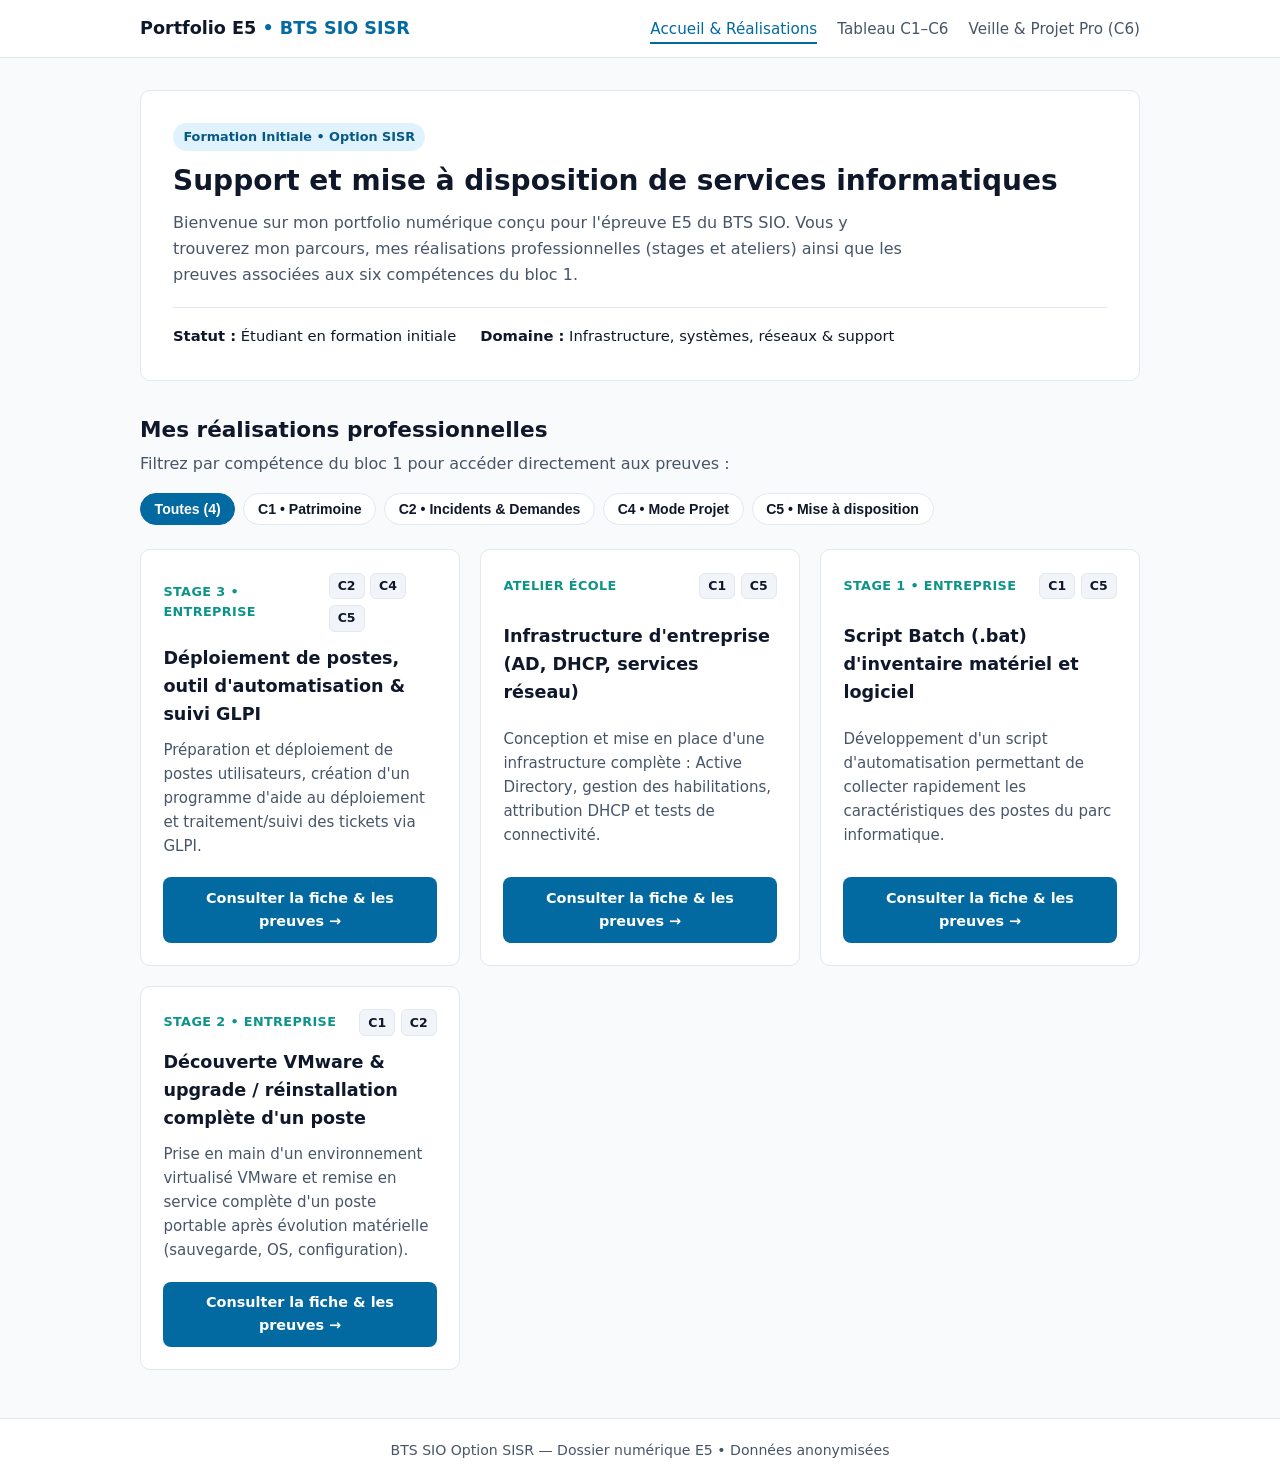
<file: index.html>
<!DOCTYPE html>
<html lang="fr">
<head>
  <meta charset="UTF-8">
  <meta name="viewport" content="width=device-width, initial-scale=1.0">
  <title>Portfolio E5 — BTS SIO Option SISR</title>
  <link rel="stylesheet" href="./assets/css/style.css">
</head>
<body>
  <header class="site-header">
    <div class="container header-inner">
      <a href="./index.html" class="brand">Portfolio E5 <span>• BTS SIO SISR</span></a>
      <nav aria-label="Navigation principale">
        <ul class="nav-list">
          <li><a href="./index.html" class="active">Accueil & Réalisations</a></li>
          <li><a href="./competences.html">Tableau C1–C6</a></li>
          <li><a href="./veille.html">Veille & Projet Pro (C6)</a></li>
        </ul>
      </nav>
    </div>
  </header>

  <main class="container">
    <section class="hero">
      <span class="badge">Formation Initiale • Option SISR</span>
      <h1>Support et mise à disposition de services informatiques</h1>
      <p>
        Bienvenue sur mon portfolio numérique conçu pour l'épreuve E5 du BTS SIO.
        Vous y trouverez mon parcours, mes réalisations professionnelles (stages et ateliers)
        ainsi que les preuves associées aux six compétences du bloc 1.
      </p>
      <div class="hero-meta">
        <div><strong>Statut :</strong> Étudiant en formation initiale</div>
        <div><strong>Domaine :</strong> Infrastructure, systèmes, réseaux & support</div>
      </div>
    </section>

    <section class="section">
      <div class="section-head">
        <h2>Mes réalisations professionnelles</h2>
        <p>Filtrez par compétence du bloc 1 pour accéder directement aux preuves :</p>
      </div>

      <div class="filter-bar" role="group" aria-label="Filtrer par compétence">
        <button class="filter-btn active" data-filter="all">Toutes (4)</button>
        <button class="filter-btn" data-filter="C1">C1 • Patrimoine</button>
        <button class="filter-btn" data-filter="C2">C2 • Incidents & Demandes</button>
        <button class="filter-btn" data-filter="C4">C4 • Mode Projet</button>
        <button class="filter-btn" data-filter="C5">C5 • Mise à disposition</button>
      </div>

      <div class="cards-grid" id="realisations-grid">
        <!-- Réalisation 3 (Page complète prête) -->
        <article class="card" data-competences="C2 C4 C5">
          <div class="card-top">
            <span class="context-tag">Stage 3 • Entreprise</span>
            <div class="comp-tags">
              <span class="comp">C2</span>
              <span class="comp">C4</span>
              <span class="comp">C5</span>
            </div>
          </div>
          <h3>Déploiement de postes, outil d'automatisation & suivi GLPI</h3>
          <p>
            Préparation et déploiement de postes utilisateurs, création d'un programme d'aide
            au déploiement et traitement/suivi des tickets via GLPI.
          </p>
          <a href="./realisations/stage3-deploiement-glpi.html" class="btn">Consulter la fiche & les preuves →</a>
        </article>

        <!-- Réalisation 4 -->
        <article class="card" data-competences="C1 C5">
          <div class="card-top">
            <span class="context-tag">Atelier École</span>
            <div class="comp-tags">
              <span class="comp">C1</span>
              <span class="comp">C5</span>
            </div>
          </div>
          <h3>Infrastructure d'entreprise (AD, DHCP, services réseau)</h3>
          <p>
            Conception et mise en place d'une infrastructure complète : Active Directory,
            gestion des habilitations, attribution DHCP et tests de connectivité.
          </p>
          <a href="./realisations/ecole-infra-ad-dhcp.html" class="btn">Consulter la fiche & les preuves →</a>
        </article>

        <!-- Réalisation 1 -->
        <article class="card" data-competences="C1 C5">
          <div class="card-top">
            <span class="context-tag">Stage 1 • Entreprise</span>
            <div class="comp-tags">
              <span class="comp">C1</span>
              <span class="comp">C5</span>
            </div>
          </div>
          <h3>Script Batch (.bat) d'inventaire matériel et logiciel</h3>
          <p>
            Développement d'un script d'automatisation permettant de collecter rapidement
            les caractéristiques des postes du parc informatique.
          </p>
          <a href="./realisations/stage1-inventaire-bat.html" class="btn">Consulter la fiche & les preuves →</a>
        </article>

        <!-- Réalisation 2 -->
        <article class="card" data-competences="C1 C2">
          <div class="card-top">
            <span class="context-tag">Stage 2 • Entreprise</span>
            <div class="comp-tags">
              <span class="comp">C1</span>
              <span class="comp">C2</span>
            </div>
          </div>
          <h3>Découverte VMware & upgrade / réinstallation complète d'un poste</h3>
          <p>
            Prise en main d'un environnement virtualisé VMware et remise en service complète
            d'un poste portable après évolution matérielle (sauvegarde, OS, configuration).
          </p>
          <a href="./realisations/stage2-vmware-poste.html" class="btn">Consulter la fiche & les preuves →</a>
        </article>
      </div>
    </section>
  </main>

  <footer class="site-footer">
    <div class="container">
      <p>BTS SIO Option SISR — Dossier numérique E5 • Données anonymisées</p>
    </div>
  </footer>

  <script src="./assets/js/main.js"></script>
</body>
</html>
</file>
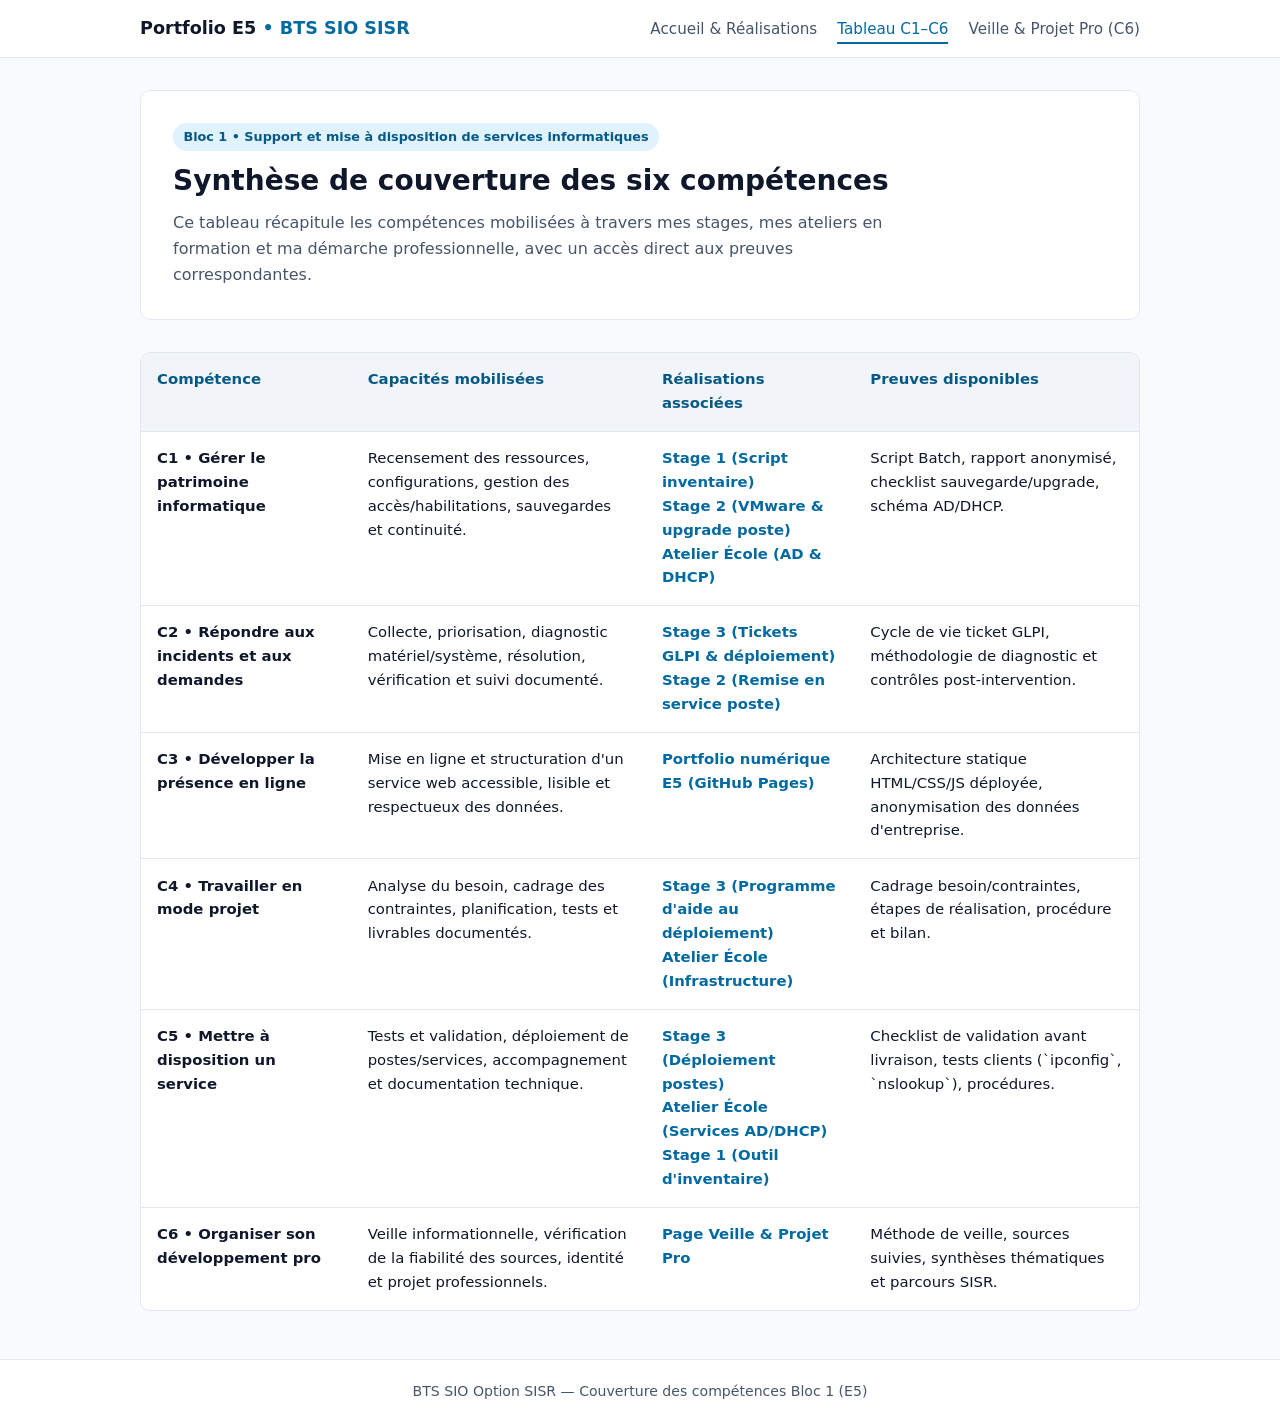
<file: competences.html>
<!DOCTYPE html>
<html lang="fr">
<head>
  <meta charset="UTF-8">
  <meta name="viewport" content="width=device-width, initial-scale=1.0">
  <title>Tableau des compétences C1–C6 — Portfolio E5</title>
  <link rel="stylesheet" href="./assets/css/style.css">
</head>
<body>
  <header class="site-header">
    <div class="container header-inner">
      <a href="./index.html" class="brand">Portfolio E5 <span>• BTS SIO SISR</span></a>
      <nav aria-label="Navigation principale">
        <ul class="nav-list">
          <li><a href="./index.html">Accueil & Réalisations</a></li>
          <li><a href="./competences.html" class="active">Tableau C1–C6</a></li>
          <li><a href="./veille.html">Veille & Projet Pro (C6)</a></li>
        </ul>
      </nav>
    </div>
  </header>

  <main class="container">
    <section class="hero">
      <span class="badge">Bloc 1 • Support et mise à disposition de services informatiques</span>
      <h1>Synthèse de couverture des six compétences</h1>
      <p>
        Ce tableau récapitule les compétences mobilisées à travers mes stages, mes ateliers
        en formation et ma démarche professionnelle, avec un accès direct aux preuves correspondantes.
      </p>
    </section>

    <section class="section">
      <div class="table-wrapper">
        <table class="comp-table">
          <thead>
            <tr>
              <th>Compétence</th>
              <th>Capacités mobilisées</th>
              <th>Réalisations associées</th>
              <th>Preuves disponibles</th>
            </tr>
          </thead>
          <tbody>
            <tr>
              <td><strong>C1 • Gérer le patrimoine informatique</strong></td>
              <td>Recensement des ressources, configurations, gestion des accès/habilitations, sauvegardes et continuité.</td>
              <td>
                <a href="./realisations/stage1-inventaire-bat.html">Stage 1 (Script inventaire)</a><br>
                <a href="./realisations/stage2-vmware-poste.html">Stage 2 (VMware & upgrade poste)</a><br>
                <a href="./realisations/ecole-infra-ad-dhcp.html">Atelier École (AD & DHCP)</a>
              </td>
              <td>Script Batch, rapport anonymisé, checklist sauvegarde/upgrade, schéma AD/DHCP.</td>
            </tr>
            <tr>
              <td><strong>C2 • Répondre aux incidents et aux demandes</strong></td>
              <td>Collecte, priorisation, diagnostic matériel/système, résolution, vérification et suivi documenté.</td>
              <td>
                <a href="./realisations/stage3-deploiement-glpi.html">Stage 3 (Tickets GLPI & déploiement)</a><br>
                <a href="./realisations/stage2-vmware-poste.html">Stage 2 (Remise en service poste)</a>
              </td>
              <td>Cycle de vie ticket GLPI, méthodologie de diagnostic et contrôles post-intervention.</td>
            </tr>
            <tr>
              <td><strong>C3 • Développer la présence en ligne</strong></td>
              <td>Mise en ligne et structuration d'un service web accessible, lisible et respectueux des données.</td>
              <td>
                <a href="./index.html">Portfolio numérique E5 (GitHub Pages)</a>
              </td>
              <td>Architecture statique HTML/CSS/JS déployée, anonymisation des données d'entreprise.</td>
            </tr>
            <tr>
              <td><strong>C4 • Travailler en mode projet</strong></td>
              <td>Analyse du besoin, cadrage des contraintes, planification, tests et livrables documentés.</td>
              <td>
                <a href="./realisations/stage3-deploiement-glpi.html">Stage 3 (Programme d'aide au déploiement)</a><br>
                <a href="./realisations/ecole-infra-ad-dhcp.html">Atelier École (Infrastructure)</a>
              </td>
              <td>Cadrage besoin/contraintes, étapes de réalisation, procédure et bilan.</td>
            </tr>
            <tr>
              <td><strong>C5 • Mettre à disposition un service</strong></td>
              <td>Tests et validation, déploiement de postes/services, accompagnement et documentation technique.</td>
              <td>
                <a href="./realisations/stage3-deploiement-glpi.html">Stage 3 (Déploiement postes)</a><br>
                <a href="./realisations/ecole-infra-ad-dhcp.html">Atelier École (Services AD/DHCP)</a><br>
                <a href="./realisations/stage1-inventaire-bat.html">Stage 1 (Outil d'inventaire)</a>
              </td>
              <td>Checklist de validation avant livraison, tests clients (`ipconfig`, `nslookup`), procédures.</td>
            </tr>
            <tr>
              <td><strong>C6 • Organiser son développement pro</strong></td>
              <td>Veille informationnelle, vérification de la fiabilité des sources, identité et projet professionnels.</td>
              <td>
                <a href="./veille.html">Page Veille & Projet Pro</a>
              </td>
              <td>Méthode de veille, sources suivies, synthèses thématiques et parcours SISR.</td>
            </tr>
          </tbody>
        </table>
      </div>
    </section>
  </main>

  <footer class="site-footer">
    <div class="container">
      <p>BTS SIO Option SISR — Couverture des compétences Bloc 1 (E5)</p>
    </div>
  </footer>
</body>
</html>
</file>
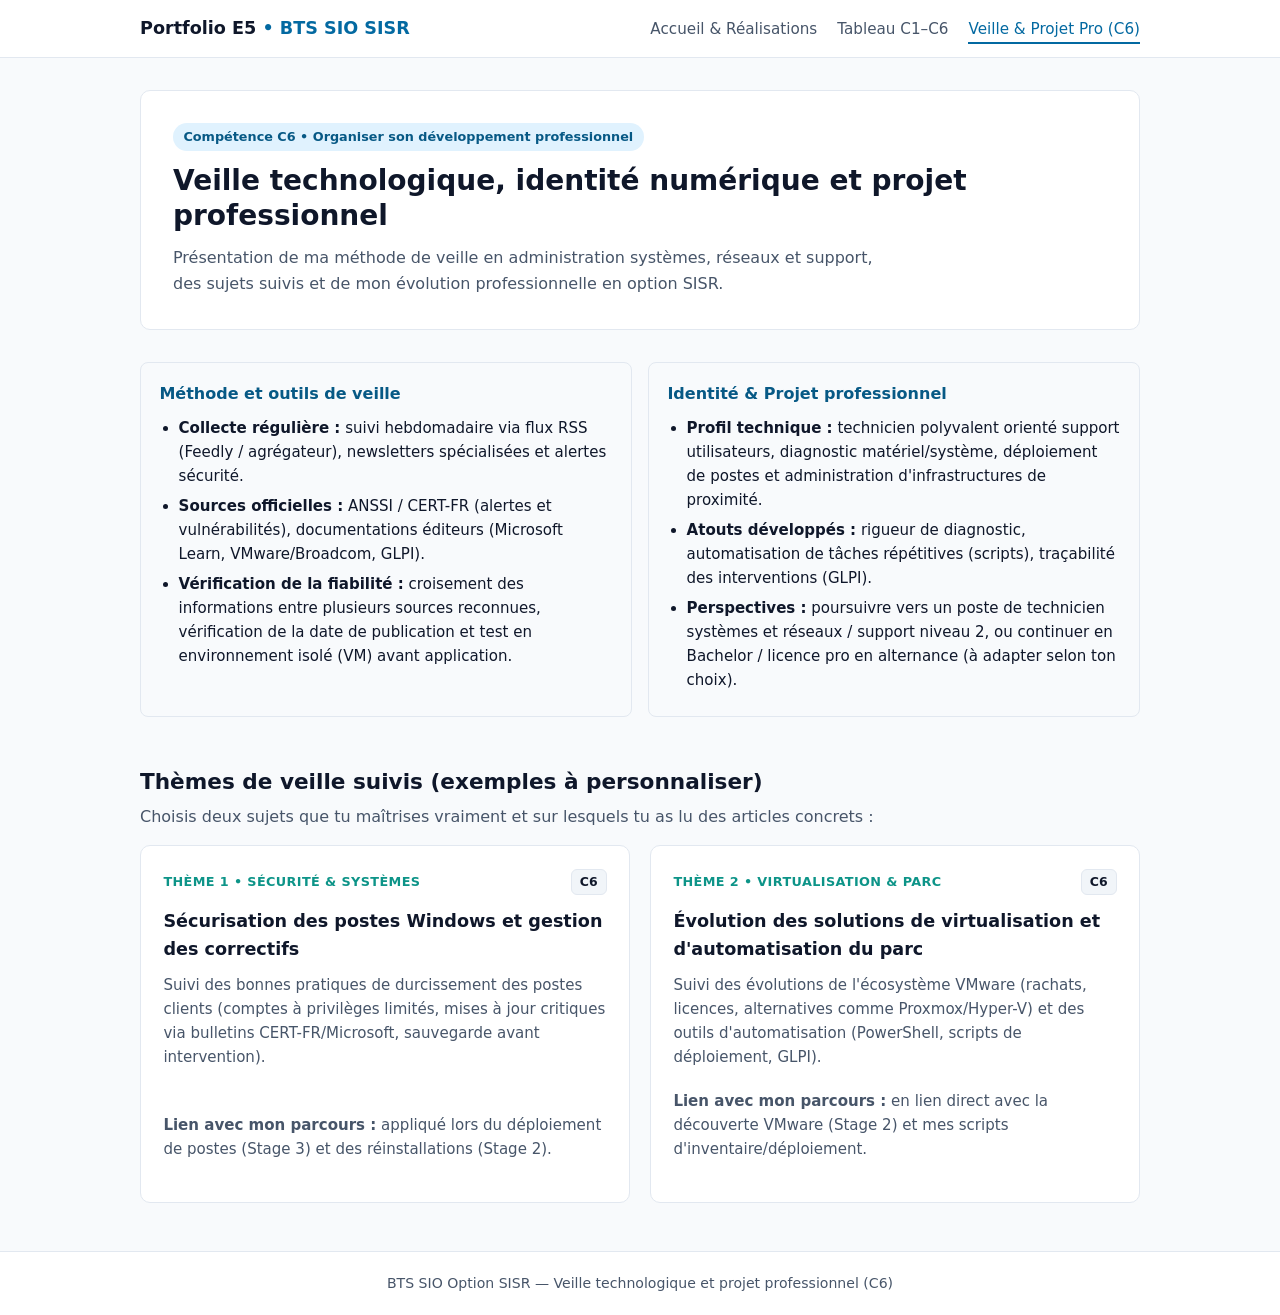
<file: veille.html>
<!DOCTYPE html>
<html lang="fr">
<head>
  <meta charset="UTF-8">
  <meta name="viewport" content="width=device-width, initial-scale=1.0">
  <title>Veille technologique & Projet Pro (C6) — Portfolio E5</title>
  <link rel="stylesheet" href="./assets/css/style.css">
</head>
<body>
  <header class="site-header">
    <div class="container header-inner">
      <a href="./index.html" class="brand">Portfolio E5 <span>• BTS SIO SISR</span></a>
      <nav aria-label="Navigation principale">
        <ul class="nav-list">
          <li><a href="./index.html">Accueil & Réalisations</a></li>
          <li><a href="./competences.html">Tableau C1–C6</a></li>
          <li><a href="./veille.html" class="active">Veille & Projet Pro (C6)</a></li>
        </ul>
      </nav>
    </div>
  </header>

  <main class="container">
    <section class="hero">
      <span class="badge">Compétence C6 • Organiser son développement professionnel</span>
      <h1>Veille technologique, identité numérique et projet professionnel</h1>
      <p>
        Présentation de ma méthode de veille en administration systèmes, réseaux et support,
        des sujets suivis et de mon évolution professionnelle en option SISR.
      </p>
    </section>

    <section class="section">
      <div class="summary-grid">
        <div class="info-box">
          <h3>Méthode et outils de veille</h3>
          <ul>
            <li><strong>Collecte régulière :</strong> suivi hebdomadaire via flux RSS (Feedly / agrégateur), newsletters spécialisées et alertes sécurité.</li>
            <li><strong>Sources officielles :</strong> ANSSI / CERT-FR (alertes et vulnérabilités), documentations éditeurs (Microsoft Learn, VMware/Broadcom, GLPI).</li>
            <li><strong>Vérification de la fiabilité :</strong> croisement des informations entre plusieurs sources reconnues, vérification de la date de publication et test en environnement isolé (VM) avant application.</li>
          </ul>
        </div>

        <div class="info-box">
          <h3>Identité & Projet professionnel</h3>
          <ul>
            <li><strong>Profil technique :</strong> technicien polyvalent orienté support utilisateurs, diagnostic matériel/système, déploiement de postes et administration d'infrastructures de proximité.</li>
            <li><strong>Atouts développés :</strong> rigueur de diagnostic, automatisation de tâches répétitives (scripts), traçabilité des interventions (GLPI).</li>
            <li><strong>Perspectives :</strong> poursuivre vers un poste de technicien systèmes et réseaux / support niveau 2, ou continuer en Bachelor / licence pro en alternance (à adapter selon ton choix).</li>
          </ul>
        </div>
      </div>
    </section>

    <section class="section">
      <div class="section-head">
        <h2>Thèmes de veille suivis (exemples à personnaliser)</h2>
        <p>Choisis deux sujets que tu maîtrises vraiment et sur lesquels tu as lu des articles concrets :</p>
      </div>

      <div class="cards-grid">
        <article class="card">
          <div>
            <div class="card-top">
              <span class="context-tag">Thème 1 • Sécurité & Systèmes</span>
              <span class="comp">C6</span>
            </div>
            <h3>Sécurisation des postes Windows et gestion des correctifs</h3>
            <p>
              Suivi des bonnes pratiques de durcissement des postes clients (comptes à privilèges limités,
              mises à jour critiques via bulletins CERT-FR/Microsoft, sauvegarde avant intervention).
            </p>
          </div>
          <p class="caption"><strong>Lien avec mon parcours :</strong> appliqué lors du déploiement de postes (Stage 3) et des réinstallations (Stage 2).</p>
        </article>

        <article class="card">
          <div>
            <div class="card-top">
              <span class="context-tag">Thème 2 • Virtualisation & Parc</span>
              <span class="comp">C6</span>
            </div>
            <h3>Évolution des solutions de virtualisation et d'automatisation du parc</h3>
            <p>
              Suivi des évolutions de l'écosystème VMware (rachats, licences, alternatives comme Proxmox/Hyper-V)
              et des outils d'automatisation (PowerShell, scripts de déploiement, GLPI).
            </p>
          </div>
          <p class="caption"><strong>Lien avec mon parcours :</strong> en lien direct avec la découverte VMware (Stage 2) et mes scripts d'inventaire/déploiement.</p>
        </article>
      </div>
    </section>
  </main>

  <footer class="site-footer">
    <div class="container">
      <p>BTS SIO Option SISR — Veille technologique et projet professionnel (C6)</p>
    </div>
  </footer>
</body>
</html>
</file>
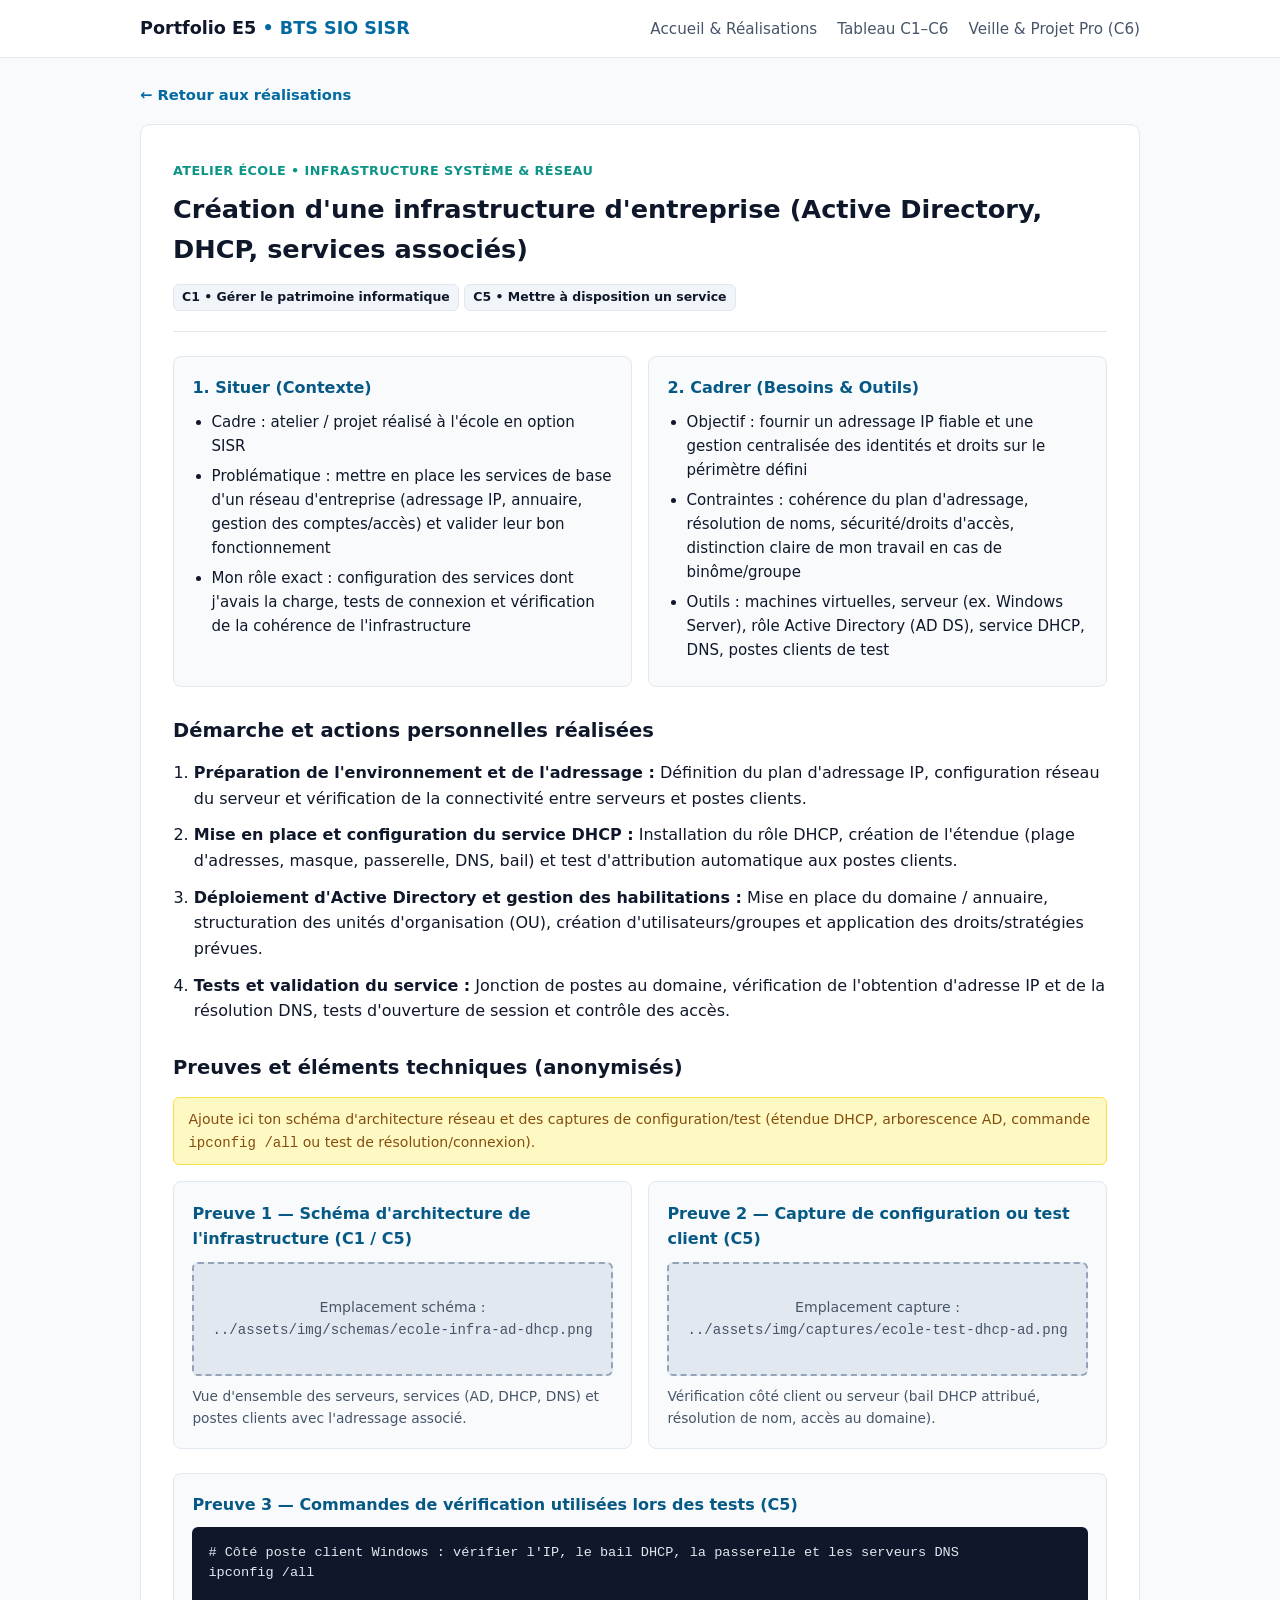
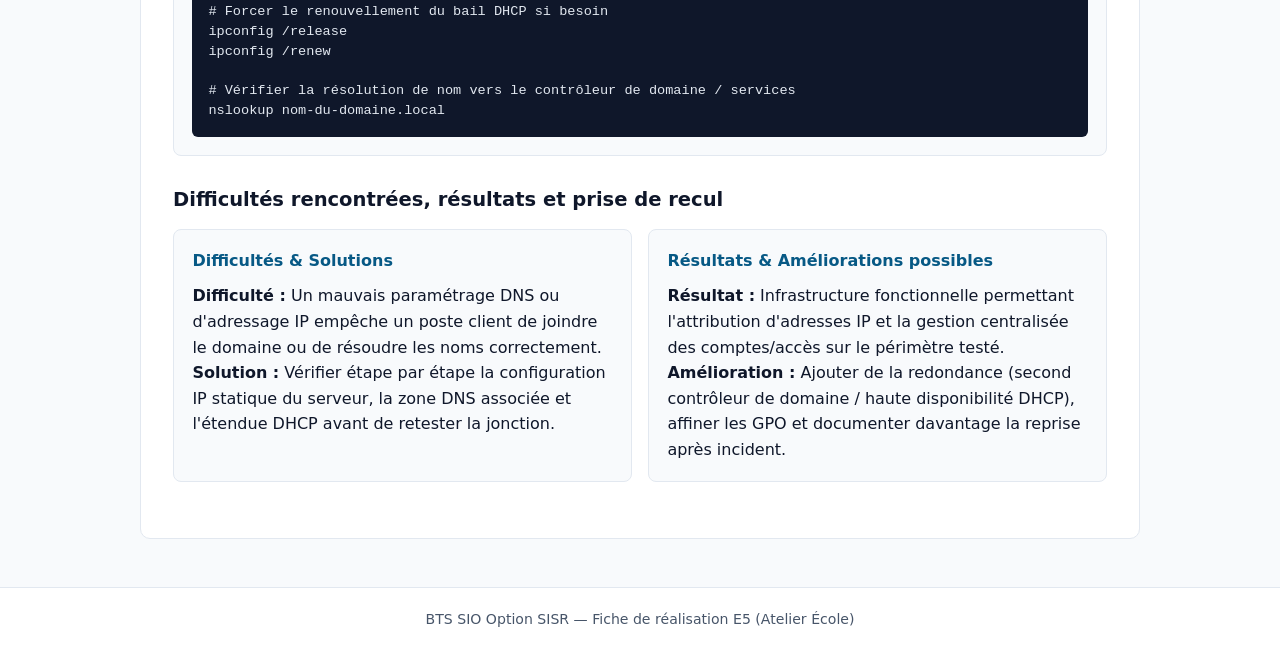
<file: realisations/ecole-infra-ad-dhcp.html>
<!DOCTYPE html>
<html lang="fr">
<head>
  <meta charset="UTF-8">
  <meta name="viewport" content="width=device-width, initial-scale=1.0">
  <title>Atelier École : Infrastructure d'entreprise (AD, DHCP) — Portfolio E5</title>
  <link rel="stylesheet" href="../assets/css/style.css">
</head>
<body>
  <header class="site-header">
    <div class="container header-inner">
      <a href="../index.html" class="brand">Portfolio E5 <span>• BTS SIO SISR</span></a>
      <nav aria-label="Navigation principale">
        <ul class="nav-list">
          <li><a href="../index.html">Accueil & Réalisations</a></li>
          <li><a href="../competences.html">Tableau C1–C6</a></li>
          <li><a href="../veille.html">Veille & Projet Pro (C6)</a></li>
        </ul>
      </nav>
    </div>
  </header>

  <main class="container">
    <nav class="breadcrumb" aria-label="Fil d'Ariane">
      <a href="../index.html">← Retour aux réalisations</a>
    </nav>

    <article class="fiche">
      <header class="fiche-header">
        <span class="context-tag">Atelier École • Infrastructure système & réseau</span>
        <h1>Création d'une infrastructure d'entreprise (Active Directory, DHCP, services associés)</h1>
        <div class="comp-tags">
          <span class="comp">C1 • Gérer le patrimoine informatique</span>
          <span class="comp">C5 • Mettre à disposition un service</span>
        </div>
      </header>

      <div class="summary-grid">
        <div class="info-box">
          <h3>1. Situer (Contexte)</h3>
          <ul>
            <li>Cadre : atelier / projet réalisé à l'école en option SISR</li>
            <li>Problématique : mettre en place les services de base d'un réseau d'entreprise (adressage IP, annuaire, gestion des comptes/accès) et valider leur bon fonctionnement</li>
            <li>Mon rôle exact : configuration des services dont j'avais la charge, tests de connexion et vérification de la cohérence de l'infrastructure</li>
          </ul>
        </div>
        <div class="info-box">
          <h3>2. Cadrer (Besoins & Outils)</h3>
          <ul>
            <li>Objectif : fournir un adressage IP fiable et une gestion centralisée des identités et droits sur le périmètre défini</li>
            <li>Contraintes : cohérence du plan d'adressage, résolution de noms, sécurité/droits d'accès, distinction claire de mon travail en cas de binôme/groupe</li>
            <li>Outils : machines virtuelles, serveur (ex. Windows Server), rôle Active Directory (AD DS), service DHCP, DNS, postes clients de test</li>
          </ul>
        </div>
      </div>

      <section class="fiche-block">
        <h2>Démarche et actions personnelles réalisées</h2>
        <ol class="steps-list">
          <li>
            <strong>Préparation de l'environnement et de l'adressage :</strong>
            Définition du plan d'adressage IP, configuration réseau du serveur et vérification de la connectivité entre serveurs et postes clients.
          </li>
          <li>
            <strong>Mise en place et configuration du service DHCP :</strong>
            Installation du rôle DHCP, création de l'étendue (plage d'adresses, masque, passerelle, DNS, bail) et test d'attribution automatique aux postes clients.
          </li>
          <li>
            <strong>Déploiement d'Active Directory et gestion des habilitations :</strong>
            Mise en place du domaine / annuaire, structuration des unités d'organisation (OU), création d'utilisateurs/groupes et application des droits/stratégies prévues.
          </li>
          <li>
            <strong>Tests et validation du service :</strong>
            Jonction de postes au domaine, vérification de l'obtention d'adresse IP et de la résolution DNS, tests d'ouverture de session et contrôle des accès.
          </li>
        </ol>
      </section>

      <section class="fiche-block">
        <h2>Preuves et éléments techniques (anonymisés)</h2>
        <p class="note">
          Ajoute ici ton schéma d'architecture réseau et des captures de configuration/test (étendue DHCP, arborescence AD, commande <code>ipconfig /all</code> ou test de résolution/connexion).
        </p>

        <div class="proof-grid">
          <div class="proof-card">
            <h3>Preuve 1 — Schéma d'architecture de l'infrastructure (C1 / C5)</h3>
            <div class="placeholder-media" data-preview="Schéma réseau (à ajouter dans ../assets/img/schemas/)">
              <span>Emplacement schéma : <code>../assets/img/schemas/ecole-infra-ad-dhcp.png</code></span>
            </div>
            <p class="caption">Vue d'ensemble des serveurs, services (AD, DHCP, DNS) et postes clients avec l'adressage associé.</p>
          </div>

          <div class="proof-card">
            <h3>Preuve 2 — Capture de configuration ou test client (C5)</h3>
            <div class="placeholder-media" data-preview="Capture test DHCP / AD (à ajouter dans ../assets/img/captures/)">
              <span>Emplacement capture : <code>../assets/img/captures/ecole-test-dhcp-ad.png</code></span>
            </div>
            <p class="caption">Vérification côté client ou serveur (bail DHCP attribué, résolution de nom, accès au domaine).</p>
          </div>
        </div>

        <div class="proof-card">
          <h3>Preuve 3 — Commandes de vérification utilisées lors des tests (C5)</h3>
          <pre><code># Côté poste client Windows : vérifier l'IP, le bail DHCP, la passerelle et les serveurs DNS
ipconfig /all

# Forcer le renouvellement du bail DHCP si besoin
ipconfig /release
ipconfig /renew

# Vérifier la résolution de nom vers le contrôleur de domaine / services
nslookup nom-du-domaine.local</code></pre>
        </div>
      </section>

      <section class="fiche-block">
        <h2>Difficultés rencontrées, résultats et prise de recul</h2>
        <div class="summary-grid">
          <div class="info-box">
            <h3>Difficultés & Solutions</h3>
            <p>
              <strong>Difficulté :</strong> Un mauvais paramétrage DNS ou d'adressage IP empêche un poste client de joindre le domaine ou de résoudre les noms correctement.<br>
              <strong>Solution :</strong> Vérifier étape par étape la configuration IP statique du serveur, la zone DNS associée et l'étendue DHCP avant de retester la jonction.
            </p>
          </div>
          <div class="info-box">
            <h3>Résultats & Améliorations possibles</h3>
            <p>
              <strong>Résultat :</strong> Infrastructure fonctionnelle permettant l'attribution d'adresses IP et la gestion centralisée des comptes/accès sur le périmètre testé.<br>
              <strong>Amélioration :</strong> Ajouter de la redondance (second contrôleur de domaine / haute disponibilité DHCP), affiner les GPO et documenter davantage la reprise après incident.
            </p>
          </div>
        </div>
      </section>
    </article>
  </main>

  <footer class="site-footer">
    <div class="container">
      <p>BTS SIO Option SISR — Fiche de réalisation E5 (Atelier École)</p>
    </div>
  </footer>

  <script src="../assets/js/main.js"></script>
</body>
</html>
</file>
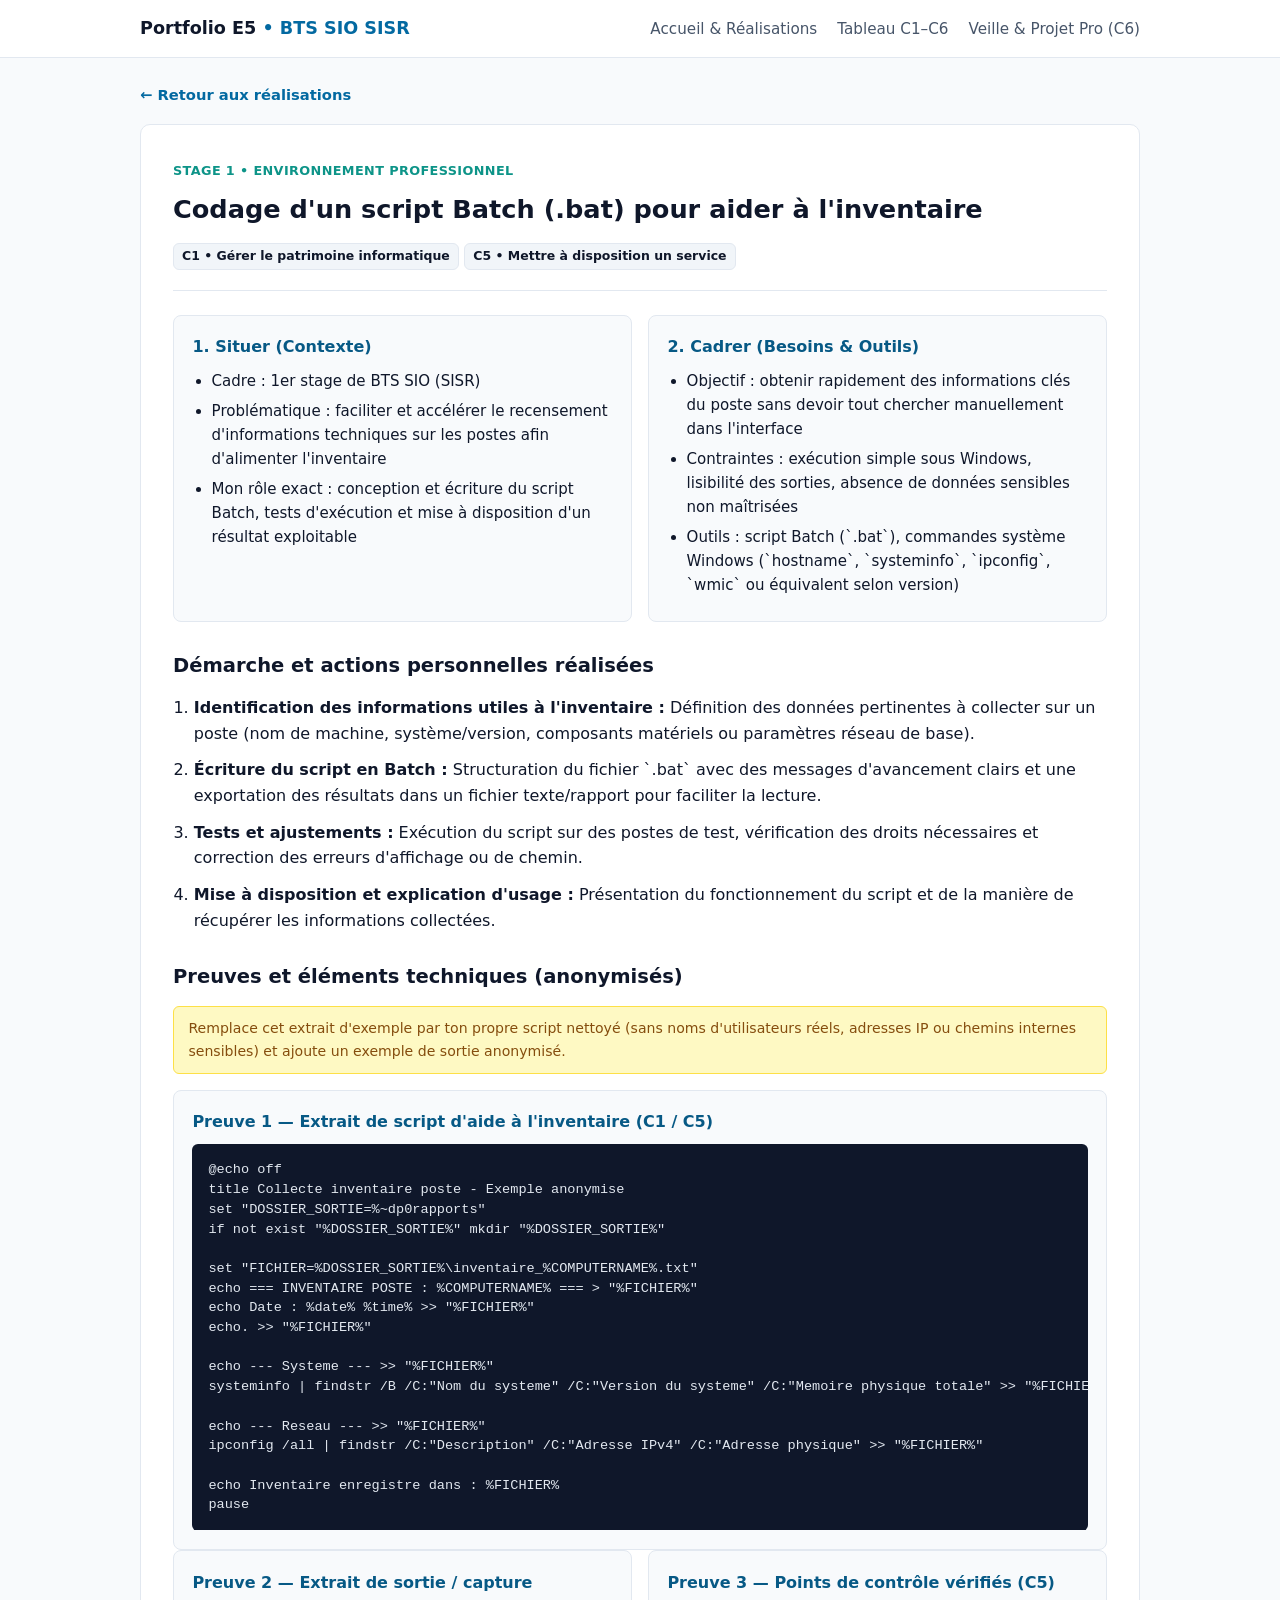
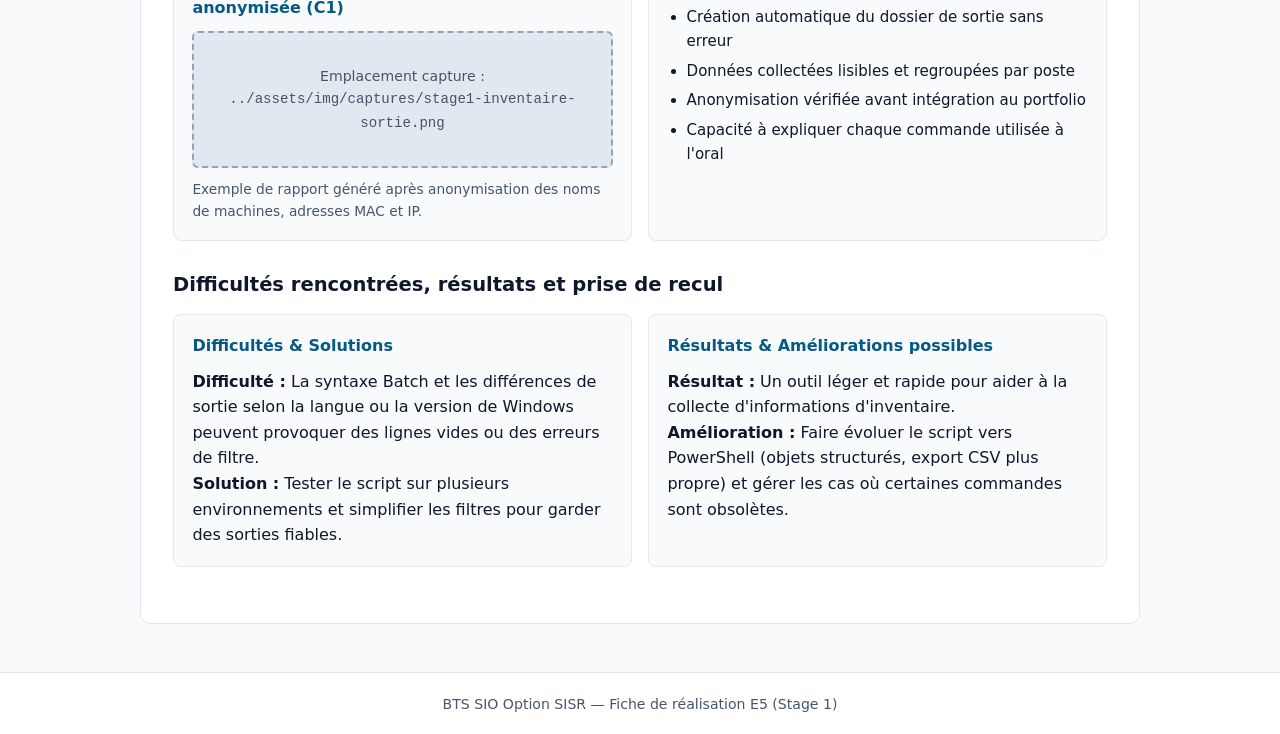
<file: realisations/stage1-inventaire-bat.html>
<!DOCTYPE html>
<html lang="fr">
<head>
  <meta charset="UTF-8">
  <meta name="viewport" content="width=device-width, initial-scale=1.0">
  <title>Stage 1 : Script Batch (.bat) d'inventaire — Portfolio E5</title>
  <link rel="stylesheet" href="../assets/css/style.css">
</head>
<body>
  <header class="site-header">
    <div class="container header-inner">
      <a href="../index.html" class="brand">Portfolio E5 <span>• BTS SIO SISR</span></a>
      <nav aria-label="Navigation principale">
        <ul class="nav-list">
          <li><a href="../index.html">Accueil & Réalisations</a></li>
          <li><a href="../competences.html">Tableau C1–C6</a></li>
          <li><a href="../veille.html">Veille & Projet Pro (C6)</a></li>
        </ul>
      </nav>
    </div>
  </header>

  <main class="container">
    <nav class="breadcrumb" aria-label="Fil d'Ariane">
      <a href="../index.html">← Retour aux réalisations</a>
    </nav>

    <article class="fiche">
      <header class="fiche-header">
        <span class="context-tag">Stage 1 • Environnement professionnel</span>
        <h1>Codage d'un script Batch (.bat) pour aider à l'inventaire</h1>
        <div class="comp-tags">
          <span class="comp">C1 • Gérer le patrimoine informatique</span>
          <span class="comp">C5 • Mettre à disposition un service</span>
        </div>
      </header>

      <div class="summary-grid">
        <div class="info-box">
          <h3>1. Situer (Contexte)</h3>
          <ul>
            <li>Cadre : 1er stage de BTS SIO (SISR)</li>
            <li>Problématique : faciliter et accélérer le recensement d'informations techniques sur les postes afin d'alimenter l'inventaire</li>
            <li>Mon rôle exact : conception et écriture du script Batch, tests d'exécution et mise à disposition d'un résultat exploitable</li>
          </ul>
        </div>
        <div class="info-box">
          <h3>2. Cadrer (Besoins & Outils)</h3>
          <ul>
            <li>Objectif : obtenir rapidement des informations clés du poste sans devoir tout chercher manuellement dans l'interface</li>
            <li>Contraintes : exécution simple sous Windows, lisibilité des sorties, absence de données sensibles non maîtrisées</li>
            <li>Outils : script Batch (`.bat`), commandes système Windows (`hostname`, `systeminfo`, `ipconfig`, `wmic` ou équivalent selon version)</li>
          </ul>
        </div>
      </div>

      <section class="fiche-block">
        <h2>Démarche et actions personnelles réalisées</h2>
        <ol class="steps-list">
          <li>
            <strong>Identification des informations utiles à l'inventaire :</strong>
            Définition des données pertinentes à collecter sur un poste (nom de machine, système/version, composants matériels ou paramètres réseau de base).
          </li>
          <li>
            <strong>Écriture du script en Batch :</strong>
            Structuration du fichier `.bat` avec des messages d'avancement clairs et une exportation des résultats dans un fichier texte/rapport pour faciliter la lecture.
          </li>
          <li>
            <strong>Tests et ajustements :</strong>
            Exécution du script sur des postes de test, vérification des droits nécessaires et correction des erreurs d'affichage ou de chemin.
          </li>
          <li>
            <strong>Mise à disposition et explication d'usage :</strong>
            Présentation du fonctionnement du script et de la manière de récupérer les informations collectées.
          </li>
        </ol>
      </section>

      <section class="fiche-block">
        <h2>Preuves et éléments techniques (anonymisés)</h2>
        <p class="note">
          Remplace cet extrait d'exemple par ton propre script nettoyé (sans noms d'utilisateurs réels, adresses IP ou chemins internes sensibles) et ajoute un exemple de sortie anonymisé.
        </p>

        <div class="proof-card">
          <h3>Preuve 1 — Extrait de script d'aide à l'inventaire (C1 / C5)</h3>
          <pre><code>@echo off
title Collecte inventaire poste - Exemple anonymise
set "DOSSIER_SORTIE=%~dp0rapports"
if not exist "%DOSSIER_SORTIE%" mkdir "%DOSSIER_SORTIE%"

set "FICHIER=%DOSSIER_SORTIE%\inventaire_%COMPUTERNAME%.txt"
echo === INVENTAIRE POSTE : %COMPUTERNAME% === > "%FICHIER%"
echo Date : %date% %time% >> "%FICHIER%"
echo. >> "%FICHIER%"

echo --- Systeme --- >> "%FICHIER%"
systeminfo | findstr /B /C:"Nom du systeme" /C:"Version du systeme" /C:"Memoire physique totale" >> "%FICHIER%"

echo --- Reseau --- >> "%FICHIER%"
ipconfig /all | findstr /C:"Description" /C:"Adresse IPv4" /C:"Adresse physique" >> "%FICHIER%"

echo Inventaire enregistre dans : %FICHIER%
pause</code></pre>
        </div>

        <div class="proof-grid">
          <div class="proof-card">
            <h3>Preuve 2 — Extrait de sortie / capture anonymisée (C1)</h3>
            <div class="placeholder-media" data-preview="Capture ou extrait de sortie (à ajouter dans ../assets/img/captures/)">
              <span>Emplacement capture : <code>../assets/img/captures/stage1-inventaire-sortie.png</code></span>
            </div>
            <p class="caption">Exemple de rapport généré après anonymisation des noms de machines, adresses MAC et IP.</p>
          </div>

          <div class="proof-card">
            <h3>Preuve 3 — Points de contrôle vérifiés (C5)</h3>
            <ul class="checklist">
              <li>Création automatique du dossier de sortie sans erreur</li>
              <li>Données collectées lisibles et regroupées par poste</li>
              <li>Anonymisation vérifiée avant intégration au portfolio</li>
              <li>Capacité à expliquer chaque commande utilisée à l'oral</li>
            </ul>
          </div>
        </div>
      </section>

      <section class="fiche-block">
        <h2>Difficultés rencontrées, résultats et prise de recul</h2>
        <div class="summary-grid">
          <div class="info-box">
            <h3>Difficultés & Solutions</h3>
            <p>
              <strong>Difficulté :</strong> La syntaxe Batch et les différences de sortie selon la langue ou la version de Windows peuvent provoquer des lignes vides ou des erreurs de filtre.<br>
              <strong>Solution :</strong> Tester le script sur plusieurs environnements et simplifier les filtres pour garder des sorties fiables.
            </p>
          </div>
          <div class="info-box">
            <h3>Résultats & Améliorations possibles</h3>
            <p>
              <strong>Résultat :</strong> Un outil léger et rapide pour aider à la collecte d'informations d'inventaire.<br>
              <strong>Amélioration :</strong> Faire évoluer le script vers PowerShell (objets structurés, export CSV plus propre) et gérer les cas où certaines commandes sont obsolètes.
            </p>
          </div>
        </div>
      </section>
    </article>
  </main>

  <footer class="site-footer">
    <div class="container">
      <p>BTS SIO Option SISR — Fiche de réalisation E5 (Stage 1)</p>
    </div>
  </footer>

  <script src="../assets/js/main.js"></script>
</body>
</html>
</file>
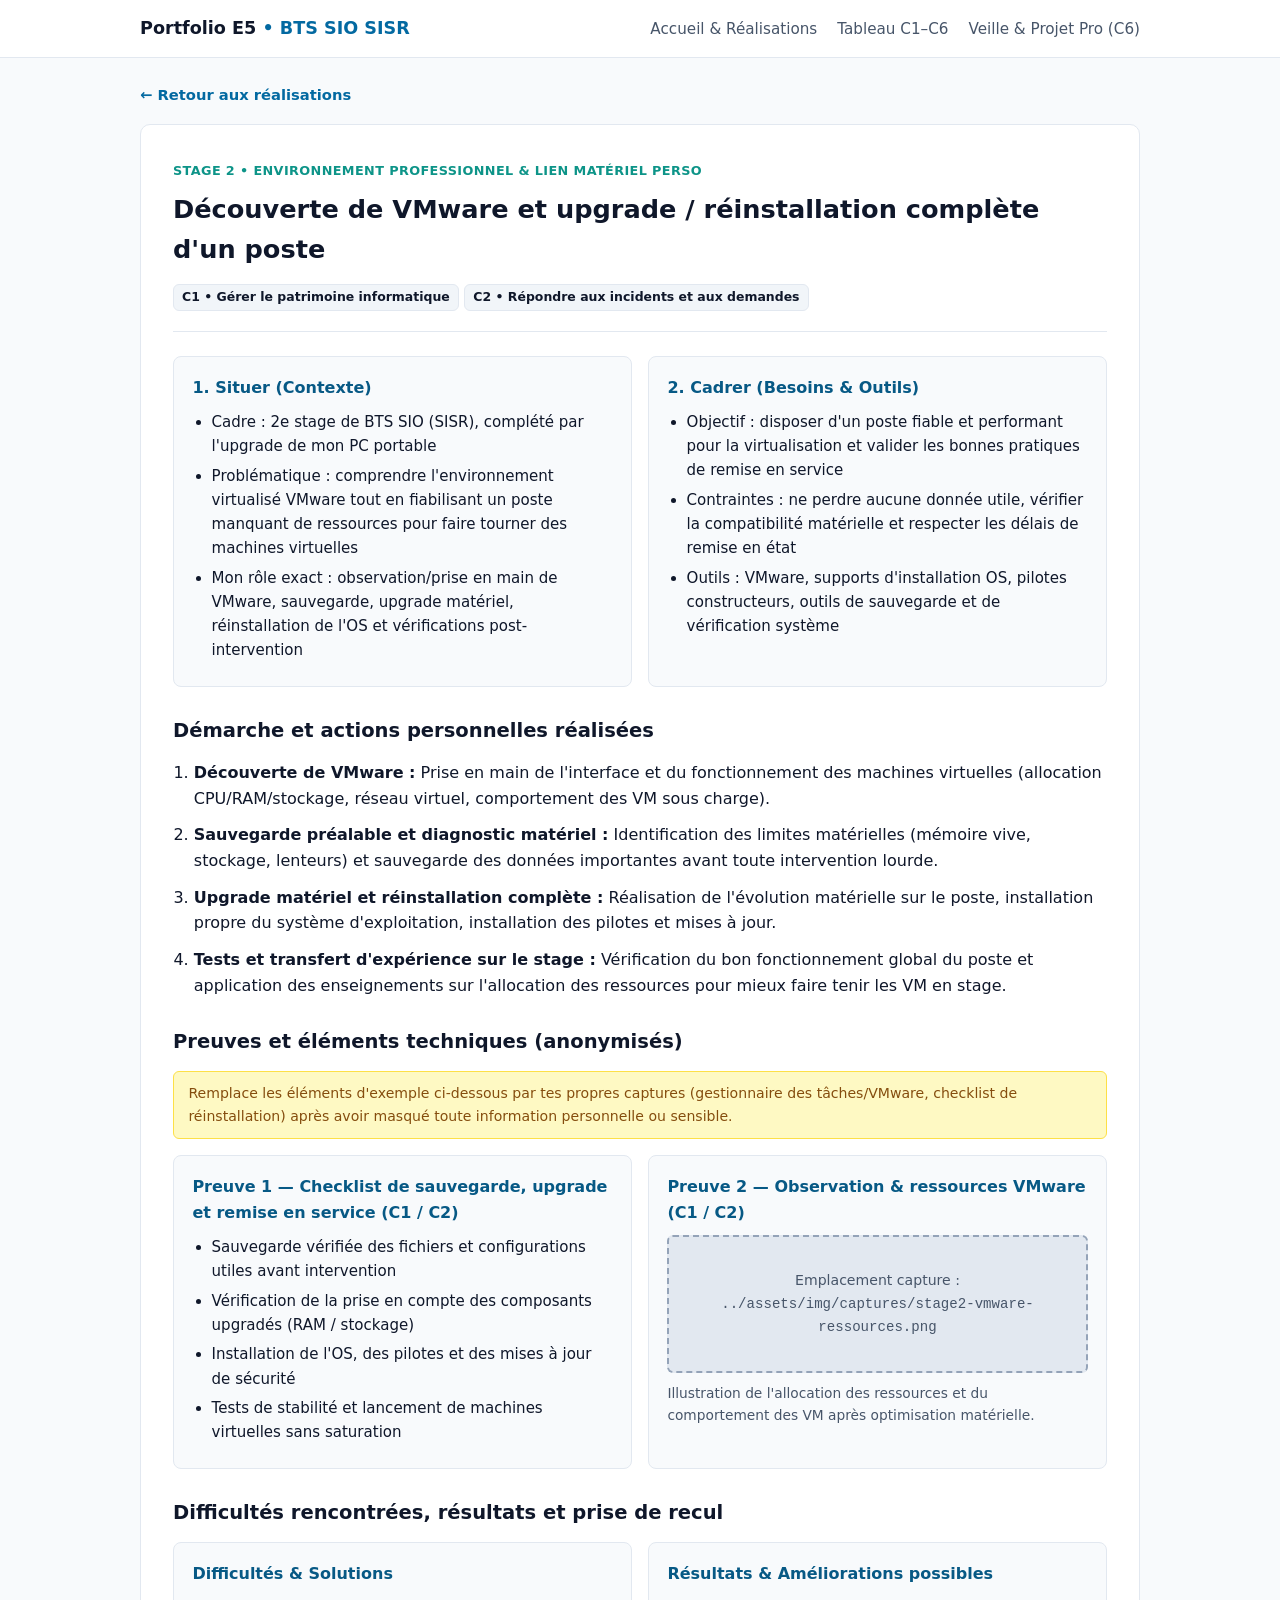
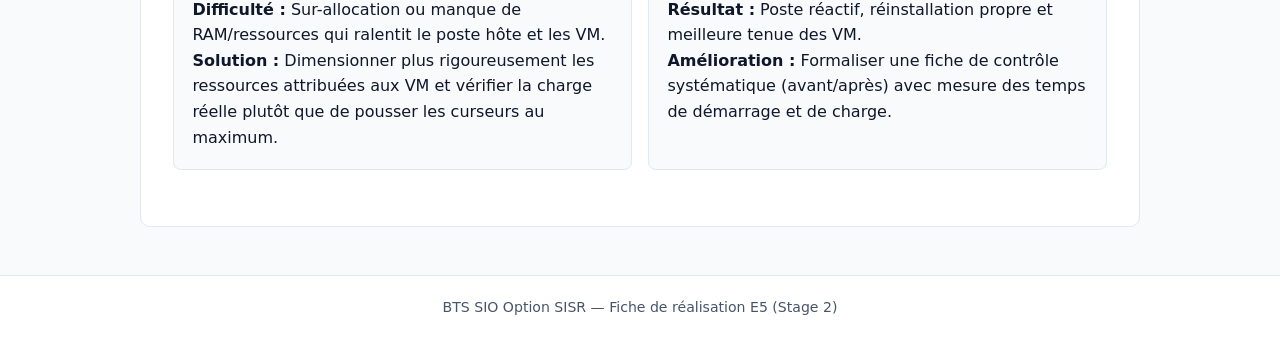
<file: realisations/stage2-vmware-poste.html>
<!DOCTYPE html>
<html lang="fr">
<head>
  <meta charset="UTF-8">
  <meta name="viewport" content="width=device-width, initial-scale=1.0">
  <title>Stage 2 : VMware & Upgrade / Réinstallation poste — Portfolio E5</title>
  <link rel="stylesheet" href="../assets/css/style.css">
</head>
<body>
  <header class="site-header">
    <div class="container header-inner">
      <a href="../index.html" class="brand">Portfolio E5 <span>• BTS SIO SISR</span></a>
      <nav aria-label="Navigation principale">
        <ul class="nav-list">
          <li><a href="../index.html">Accueil & Réalisations</a></li>
          <li><a href="../competences.html">Tableau C1–C6</a></li>
          <li><a href="../veille.html">Veille & Projet Pro (C6)</a></li>
        </ul>
      </nav>
    </div>
  </header>

  <main class="container">
    <nav class="breadcrumb" aria-label="Fil d'Ariane">
      <a href="../index.html">← Retour aux réalisations</a>
    </nav>

    <article class="fiche">
      <header class="fiche-header">
        <span class="context-tag">Stage 2 • Environnement professionnel & lien matériel perso</span>
        <h1>Découverte de VMware et upgrade / réinstallation complète d'un poste</h1>
        <div class="comp-tags">
          <span class="comp">C1 • Gérer le patrimoine informatique</span>
          <span class="comp">C2 • Répondre aux incidents et aux demandes</span>
        </div>
      </header>

      <div class="summary-grid">
        <div class="info-box">
          <h3>1. Situer (Contexte)</h3>
          <ul>
            <li>Cadre : 2e stage de BTS SIO (SISR), complété par l'upgrade de mon PC portable</li>
            <li>Problématique : comprendre l'environnement virtualisé VMware tout en fiabilisant un poste manquant de ressources pour faire tourner des machines virtuelles</li>
            <li>Mon rôle exact : observation/prise en main de VMware, sauvegarde, upgrade matériel, réinstallation de l'OS et vérifications post-intervention</li>
          </ul>
        </div>
        <div class="info-box">
          <h3>2. Cadrer (Besoins & Outils)</h3>
          <ul>
            <li>Objectif : disposer d'un poste fiable et performant pour la virtualisation et valider les bonnes pratiques de remise en service</li>
            <li>Contraintes : ne perdre aucune donnée utile, vérifier la compatibilité matérielle et respecter les délais de remise en état</li>
            <li>Outils : VMware, supports d'installation OS, pilotes constructeurs, outils de sauvegarde et de vérification système</li>
          </ul>
        </div>
      </div>

      <section class="fiche-block">
        <h2>Démarche et actions personnelles réalisées</h2>
        <ol class="steps-list">
          <li>
            <strong>Découverte de VMware :</strong>
            Prise en main de l'interface et du fonctionnement des machines virtuelles (allocation CPU/RAM/stockage, réseau virtuel, comportement des VM sous charge).
          </li>
          <li>
            <strong>Sauvegarde préalable et diagnostic matériel :</strong>
            Identification des limites matérielles (mémoire vive, stockage, lenteurs) et sauvegarde des données importantes avant toute intervention lourde.
          </li>
          <li>
            <strong>Upgrade matériel et réinstallation complète :</strong>
            Réalisation de l'évolution matérielle sur le poste, installation propre du système d'exploitation, installation des pilotes et mises à jour.
          </li>
          <li>
            <strong>Tests et transfert d'expérience sur le stage :</strong>
            Vérification du bon fonctionnement global du poste et application des enseignements sur l'allocation des ressources pour mieux faire tenir les VM en stage.
          </li>
        </ol>
      </section>

      <section class="fiche-block">
        <h2>Preuves et éléments techniques (anonymisés)</h2>
        <p class="note">
          Remplace les éléments d'exemple ci-dessous par tes propres captures (gestionnaire des tâches/VMware, checklist de réinstallation) après avoir masqué toute information personnelle ou sensible.
        </p>

        <div class="proof-grid">
          <div class="proof-card">
            <h3>Preuve 1 — Checklist de sauvegarde, upgrade et remise en service (C1 / C2)</h3>
            <ul class="checklist">
              <li>Sauvegarde vérifiée des fichiers et configurations utiles avant intervention</li>
              <li>Vérification de la prise en compte des composants upgradés (RAM / stockage)</li>
              <li>Installation de l'OS, des pilotes et des mises à jour de sécurité</li>
              <li>Tests de stabilité et lancement de machines virtuelles sans saturation</li>
            </ul>
          </div>

          <div class="proof-card">
            <h3>Preuve 2 — Observation & ressources VMware (C1 / C2)</h3>
            <div class="placeholder-media" data-preview="Capture VMware / ressources système (à ajouter dans ../assets/img/captures/)">
              <span>Emplacement capture : <code>../assets/img/captures/stage2-vmware-ressources.png</code></span>
            </div>
            <p class="caption">Illustration de l'allocation des ressources et du comportement des VM après optimisation matérielle.</p>
          </div>
        </div>
      </section>

      <section class="fiche-block">
        <h2>Difficultés rencontrées, résultats et prise de recul</h2>
        <div class="summary-grid">
          <div class="info-box">
            <h3>Difficultés & Solutions</h3>
            <p>
              <strong>Difficulté :</strong> Sur-allocation ou manque de RAM/ressources qui ralentit le poste hôte et les VM.<br>
              <strong>Solution :</strong> Dimensionner plus rigoureusement les ressources attribuées aux VM et vérifier la charge réelle plutôt que de pousser les curseurs au maximum.
            </p>
          </div>
          <div class="info-box">
            <h3>Résultats & Améliorations possibles</h3>
            <p>
              <strong>Résultat :</strong> Poste réactif, réinstallation propre et meilleure tenue des VM.<br>
              <strong>Amélioration :</strong> Formaliser une fiche de contrôle systématique (avant/après) avec mesure des temps de démarrage et de charge.
            </p>
          </div>
        </div>
      </section>
    </article>
  </main>

  <footer class="site-footer">
    <div class="container">
      <p>BTS SIO Option SISR — Fiche de réalisation E5 (Stage 2)</p>
    </div>
  </footer>

  <script src="../assets/js/main.js"></script>
</body>
</html>
</file>
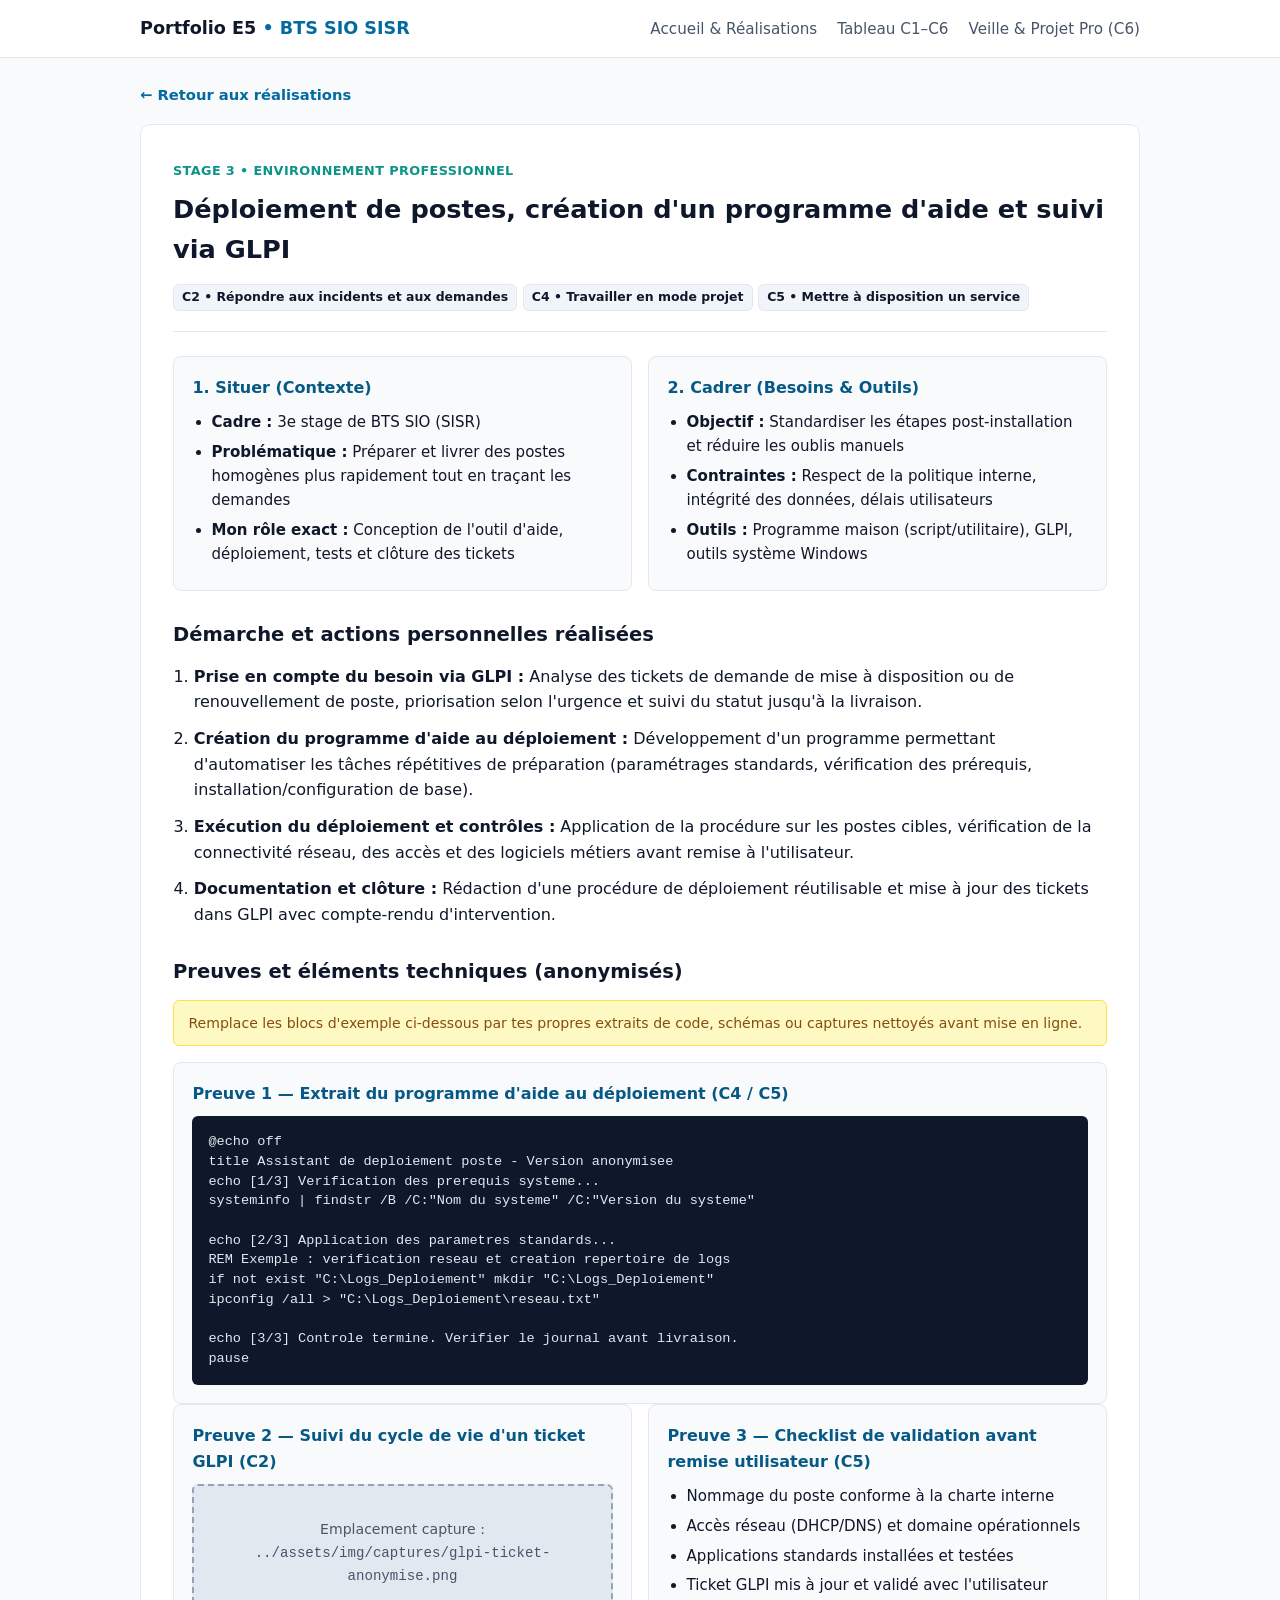
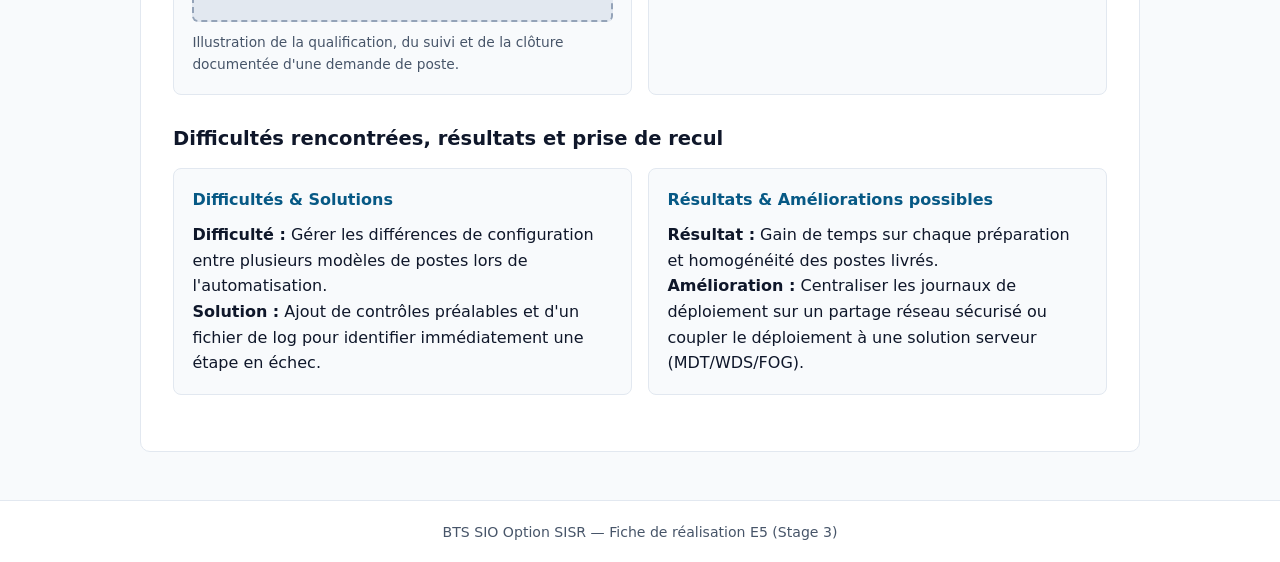
<file: realisations/stage3-deploiement-glpi.html>
<!DOCTYPE html>
<html lang="fr">
<head>
  <meta charset="UTF-8">
  <meta name="viewport" content="width=device-width, initial-scale=1.0">
  <title>Stage 3 : Déploiement de postes & GLPI — Portfolio E5</title>
  <link rel="stylesheet" href="../assets/css/style.css">
</head>
<body>
  <header class="site-header">
    <div class="container header-inner">
      <a href="../index.html" class="brand">Portfolio E5 <span>• BTS SIO SISR</span></a>
      <nav aria-label="Navigation principale">
        <ul class="nav-list">
          <li><a href="../index.html">Accueil & Réalisations</a></li>
          <li><a href="../competences.html">Tableau C1–C6</a></li>
          <li><a href="../veille.html">Veille & Projet Pro (C6)</a></li>
        </ul>
      </nav>
    </div>
  </header>

  <main class="container">
    <nav class="breadcrumb" aria-label="Fil d'Ariane">
      <a href="../index.html">← Retour aux réalisations</a>
    </nav>

    <article class="fiche">
      <header class="fiche-header">
        <span class="context-tag">Stage 3 • Environnement professionnel</span>
        <h1>Déploiement de postes, création d'un programme d'aide et suivi via GLPI</h1>
        <div class="comp-tags">
          <span class="comp">C2 • Répondre aux incidents et aux demandes</span>
          <span class="comp">C4 • Travailler en mode projet</span>
          <span class="comp">C5 • Mettre à disposition un service</span>
        </div>
      </header>

      <!-- Grille de synthèse Situer / Cadrer / Réaliser / Valider -->
      <div class="summary-grid">
        <div class="info-box">
          <h3>1. Situer (Contexte)</h3>
          <ul>
            <li><strong>Cadre :</strong> 3e stage de BTS SIO (SISR)</li>
            <li><strong>Problématique :</strong> Préparer et livrer des postes homogènes plus rapidement tout en traçant les demandes</li>
            <li><strong>Mon rôle exact :</strong> Conception de l'outil d'aide, déploiement, tests et clôture des tickets</li>
          </ul>
        </div>
        <div class="info-box">
          <h3>2. Cadrer (Besoins & Outils)</h3>
          <ul>
            <li><strong>Objectif :</strong> Standardiser les étapes post-installation et réduire les oublis manuels</li>
            <li><strong>Contraintes :</strong> Respect de la politique interne, intégrité des données, délais utilisateurs</li>
            <li><strong>Outils :</strong> Programme maison (script/utilitaire), GLPI, outils système Windows</li>
          </ul>
        </div>
      </div>

      <section class="fiche-block">
        <h2>Démarche et actions personnelles réalisées</h2>
        <ol class="steps-list">
          <li>
            <strong>Prise en compte du besoin via GLPI :</strong>
            Analyse des tickets de demande de mise à disposition ou de renouvellement de poste, priorisation selon l'urgence et suivi du statut jusqu'à la livraison.
          </li>
          <li>
            <strong>Création du programme d'aide au déploiement :</strong>
            Développement d'un programme permettant d'automatiser les tâches répétitives de préparation (paramétrages standards, vérification des prérequis, installation/configuration de base).
          </li>
          <li>
            <strong>Exécution du déploiement et contrôles :</strong>
            Application de la procédure sur les postes cibles, vérification de la connectivité réseau, des accès et des logiciels métiers avant remise à l'utilisateur.
          </li>
          <li>
            <strong>Documentation et clôture :</strong>
            Rédaction d'une procédure de déploiement réutilisable et mise à jour des tickets dans GLPI avec compte-rendu d'intervention.
          </li>
        </ol>
      </section>

      <section class="fiche-block">
        <h2>Preuves et éléments techniques (anonymisés)</h2>
        <p class="note">
          Remplace les blocs d'exemple ci-dessous par tes propres extraits de code, schémas ou captures nettoyés avant mise en ligne.
        </p>

        <div class="proof-card">
          <h3>Preuve 1 — Extrait du programme d'aide au déploiement (C4 / C5)</h3>
          <pre><code>@echo off
title Assistant de deploiement poste - Version anonymisee
echo [1/3] Verification des prerequis systeme...
systeminfo | findstr /B /C:"Nom du systeme" /C:"Version du systeme"

echo [2/3] Application des parametres standards...
REM Exemple : verification reseau et creation repertoire de logs
if not exist "C:\Logs_Deploiement" mkdir "C:\Logs_Deploiement"
ipconfig /all > "C:\Logs_Deploiement\reseau.txt"

echo [3/3] Controle termine. Verifier le journal avant livraison.
pause</code></pre>
        </div>

        <div class="proof-grid">
          <div class="proof-card">
            <h3>Preuve 2 — Suivi du cycle de vie d'un ticket GLPI (C2)</h3>
            <div class="placeholder-media" data-preview="Capture GLPI (à ajouter dans assets/img/captures/)">
              <span>Emplacement capture : <code>../assets/img/captures/glpi-ticket-anonymise.png</code></span>
            </div>
            <p class="caption">Illustration de la qualification, du suivi et de la clôture documentée d'une demande de poste.</p>
          </div>

          <div class="proof-card">
            <h3>Preuve 3 — Checklist de validation avant remise utilisateur (C5)</h3>
            <ul class="checklist">
              <li>Nommage du poste conforme à la charte interne</li>
              <li>Accès réseau (DHCP/DNS) et domaine opérationnels</li>
              <li>Applications standards installées et testées</li>
              <li>Ticket GLPI mis à jour et validé avec l'utilisateur</li>
            </ul>
          </div>
        </div>
      </section>

      <section class="fiche-block">
        <h2>Difficultés rencontrées, résultats et prise de recul</h2>
        <div class="summary-grid">
          <div class="info-box">
            <h3>Difficultés & Solutions</h3>
            <p>
              <strong>Difficulté :</strong> Gérer les différences de configuration entre plusieurs modèles de postes lors de l'automatisation.<br>
              <strong>Solution :</strong> Ajout de contrôles préalables et d'un fichier de log pour identifier immédiatement une étape en échec.
            </p>
          </div>
          <div class="info-box">
            <h3>Résultats & Améliorations possibles</h3>
            <p>
              <strong>Résultat :</strong> Gain de temps sur chaque préparation et homogénéité des postes livrés.<br>
              <strong>Amélioration :</strong> Centraliser les journaux de déploiement sur un partage réseau sécurisé ou coupler le déploiement à une solution serveur (MDT/WDS/FOG).
            </p>
          </div>
        </div>
      </section>
    </article>
  </main>

  <footer class="site-footer">
    <div class="container">
      <p>BTS SIO Option SISR — Fiche de réalisation E5 (Stage 3)</p>
    </div>
  </footer>

  <script src="../assets/js/main.js"></script>
</body>
</html>
</file>
<file: assets/css/style.css>
:root {
  --bg: #f8fafc;
  --surface: #ffffff;
  --text: #0f172a;
  --muted: #475569;
  --primary: #0369a1;
  --primary-dark: #075985;
  --accent: #0d9488;
  --border: #e2e8f0;
  --code-bg: #0f172a;
  --code-text: #e2e8f0;
  --radius: 10px;
}

* {
  box-sizing: border-box;
  margin: 0;
  padding: 0;
}

body {
  font-family: system-ui, -apple-system, "Segoe UI", Roboto, sans-serif;
  background: var(--bg);
  color: var(--text);
  line-height: 1.6;
}

.container {
  max-width: 1040px;
  margin: 0 auto;
  padding: 0 1.25rem;
}

/* Header */
.site-header {
  background: var(--surface);
  border-bottom: 1px solid var(--border);
  position: sticky;
  top: 0;
  z-index: 10;
}

.header-inner {
  display: flex;
  flex-wrap: wrap;
  align-items: center;
  justify-content: space-between;
  padding-top: 0.9rem;
  padding-bottom: 0.9rem;
  gap: 1rem;
}

.brand {
  font-weight: 700;
  font-size: 1.1rem;
  color: var(--text);
  text-decoration: none;
}

.brand span {
  color: var(--primary);
  font-weight: 600;
}

.nav-list {
  display: flex;
  list-style: none;
  gap: 1.25rem;
  flex-wrap: wrap;
}

.nav-list a {
  text-decoration: none;
  color: var(--muted);
  font-weight: 500;
  font-size: 0.95rem;
  padding-bottom: 0.25rem;
}

.nav-list a:hover,
.nav-list a.active {
  color: var(--primary);
  border-bottom: 2px solid var(--primary);
}

/* Hero */
.hero {
  background: var(--surface);
  border: 1px solid var(--border);
  border-radius: var(--radius);
  padding: 2rem;
  margin: 2rem 0;
}

.badge {
  display: inline-block;
  background: #e0f2fe;
  color: var(--primary-dark);
  font-size: 0.8rem;
  font-weight: 700;
  padding: 0.25rem 0.65rem;
  border-radius: 999px;
  margin-bottom: 0.75rem;
}

.hero h1 {
  font-size: 1.75rem;
  line-height: 1.25;
  margin-bottom: 0.75rem;
}

.hero p {
  color: var(--muted);
  max-width: 72ch;
}

.hero-meta {
  display: flex;
  flex-wrap: wrap;
  gap: 1.5rem;
  margin-top: 1.25rem;
  padding-top: 1rem;
  border-top: 1px solid var(--border);
  font-size: 0.92rem;
}

/* Section & Filtres */
.section {
  margin-bottom: 3rem;
}

.section-head h2 {
  font-size: 1.35rem;
  margin-bottom: 0.25rem;
}

.section-head p {
  color: var(--muted);
  margin-bottom: 1rem;
}

.filter-bar {
  display: flex;
  flex-wrap: wrap;
  gap: 0.5rem;
  margin-bottom: 1.5rem;
}

.filter-btn {
  background: var(--surface);
  border: 1px solid var(--border);
  color: var(--text);
  padding: 0.45rem 0.85rem;
  border-radius: 999px;
  font-size: 0.88rem;
  font-weight: 600;
  cursor: pointer;
  transition: 0.15s ease;
}

.filter-btn:hover {
  border-color: var(--primary);
  color: var(--primary);
}

.filter-btn.active {
  background: var(--primary);
  border-color: var(--primary);
  color: #fff;
}

/* Cartes réalisations */
.cards-grid {
  display: grid;
  grid-template-columns: repeat(auto-fit, minmax(290px, 1fr));
  gap: 1.25rem;
}

.card {
  background: var(--surface);
  border: 1px solid var(--border);
  border-radius: var(--radius);
  padding: 1.4rem;
  display: flex;
  flex-direction: column;
  justify-content: space-between;
}

.card.hidden {
  display: none;
}

.card-top {
  display: flex;
  justify-content: space-between;
  align-items: center;
  gap: 0.5rem;
  margin-bottom: 0.75rem;
}

.context-tag {
  font-size: 0.8rem;
  font-weight: 700;
  color: var(--accent);
  text-transform: uppercase;
  letter-spacing: 0.03em;
}

.comp-tags {
  display: flex;
  flex-wrap: wrap;
  gap: 0.35rem;
}

.comp {
  background: #f1f5f9;
  color: var(--text);
  border: 1px solid var(--border);
  font-size: 0.78rem;
  font-weight: 700;
  padding: 0.15rem 0.5rem;
  border-radius: 6px;
}

.card h3 {
  font-size: 1.1rem;
  margin-bottom: 0.6rem;
}

.card p {
  color: var(--muted);
  font-size: 0.94rem;
  margin-bottom: 1.2rem;
}

.btn {
  display: inline-block;
  text-align: center;
  background: var(--primary);
  color: #fff;
  text-decoration: none;
  font-weight: 600;
  font-size: 0.9rem;
  padding: 0.6rem 1rem;
  border-radius: 8px;
}

.btn:hover {
  background: var(--primary-dark);
}

.btn-outline {
  background: transparent;
  color: var(--primary);
  border: 1px solid var(--primary);
}

.btn-outline:hover {
  background: #e0f2fe;
}

/* Fiche détaillée */
.breadcrumb {
  margin: 1.5rem 0 1rem;
}

.breadcrumb a {
  color: var(--primary);
  text-decoration: none;
  font-weight: 600;
  font-size: 0.92rem;
}

.fiche {
  background: var(--surface);
  border: 1px solid var(--border);
  border-radius: var(--radius);
  padding: 2rem;
  margin-bottom: 3rem;
}

.fiche-header {
  border-bottom: 1px solid var(--border);
  padding-bottom: 1.25rem;
  margin-bottom: 1.5rem;
}

.fiche-header h1 {
  font-size: 1.6rem;
  margin: 0.4rem 0 0.85rem;
}

.summary-grid,
.proof-grid {
  display: grid;
  grid-template-columns: repeat(auto-fit, minmax(280px, 1fr));
  gap: 1rem;
  margin-bottom: 1.5rem;
}

.info-box,
.proof-card {
  background: var(--bg);
  border: 1px solid var(--border);
  border-radius: 8px;
  padding: 1.15rem;
}

.info-box h3,
.proof-card h3 {
  font-size: 1rem;
  margin-bottom: 0.6rem;
  color: var(--primary-dark);
}

.info-box ul,
.checklist {
  padding-left: 1.2rem;
  font-size: 0.94rem;
}

.info-box li,
.checklist li {
  margin-bottom: 0.35rem;
}

.fiche-block {
  margin-top: 1.75rem;
}

.fiche-block h2 {
  font-size: 1.22rem;
  margin-bottom: 0.85rem;
}

.steps-list {
  padding-left: 1.3rem;
}

.steps-list li {
  margin-bottom: 0.7rem;
}

.note {
  background: #fef9c3;
  border: 1px solid #fde047;
  color: #854d0e;
  padding: 0.65rem 0.9rem;
  border-radius: 6px;
  font-size: 0.88rem;
  margin-bottom: 1rem;
}

pre {
  background: var(--code-bg);
  color: var(--code-text);
  padding: 1rem;
  border-radius: 6px;
  overflow-x: auto;
  font-size: 0.85rem;
  line-height: 1.45;
}

.placeholder-media {
  background: #e2e8f0;
  border: 2px dashed #94a3b8;
  border-radius: 6px;
  padding: 2rem 1rem;
  text-align: center;
  color: var(--muted);
  font-size: 0.88rem;
  margin-bottom: 0.6rem;
}

.caption {
  font-size: 0.86rem;
  color: var(--muted);
}

/* Footer */
.site-footer {
  border-top: 1px solid var(--border);
  background: var(--surface);
  padding: 1.25rem 0;
  color: var(--muted);
  font-size: 0.88rem;
  text-align: center;
}
/* Tableau des compétences */
.table-wrapper {
  background: var(--surface);
  border: 1px solid var(--border);
  border-radius: var(--radius);
  overflow-x: auto;
}

.comp-table {
  width: 100%;
  border-collapse: collapse;
  font-size: 0.93rem;
}

.comp-table th,
.comp-table td {
  padding: 0.95rem 1rem;
  text-align: left;
  border-bottom: 1px solid var(--border);
  vertical-align: top;
}

.comp-table th {
  background: #f1f5f9;
  color: var(--primary-dark);
  font-weight: 700;
}

.comp-table tr:last-child td {
  border-bottom: none;
}

.comp-table a {
  color: var(--primary);
  text-decoration: none;
  font-weight: 600;
}

.comp-table a:hover {
  text-decoration: underline;
}
</file>
